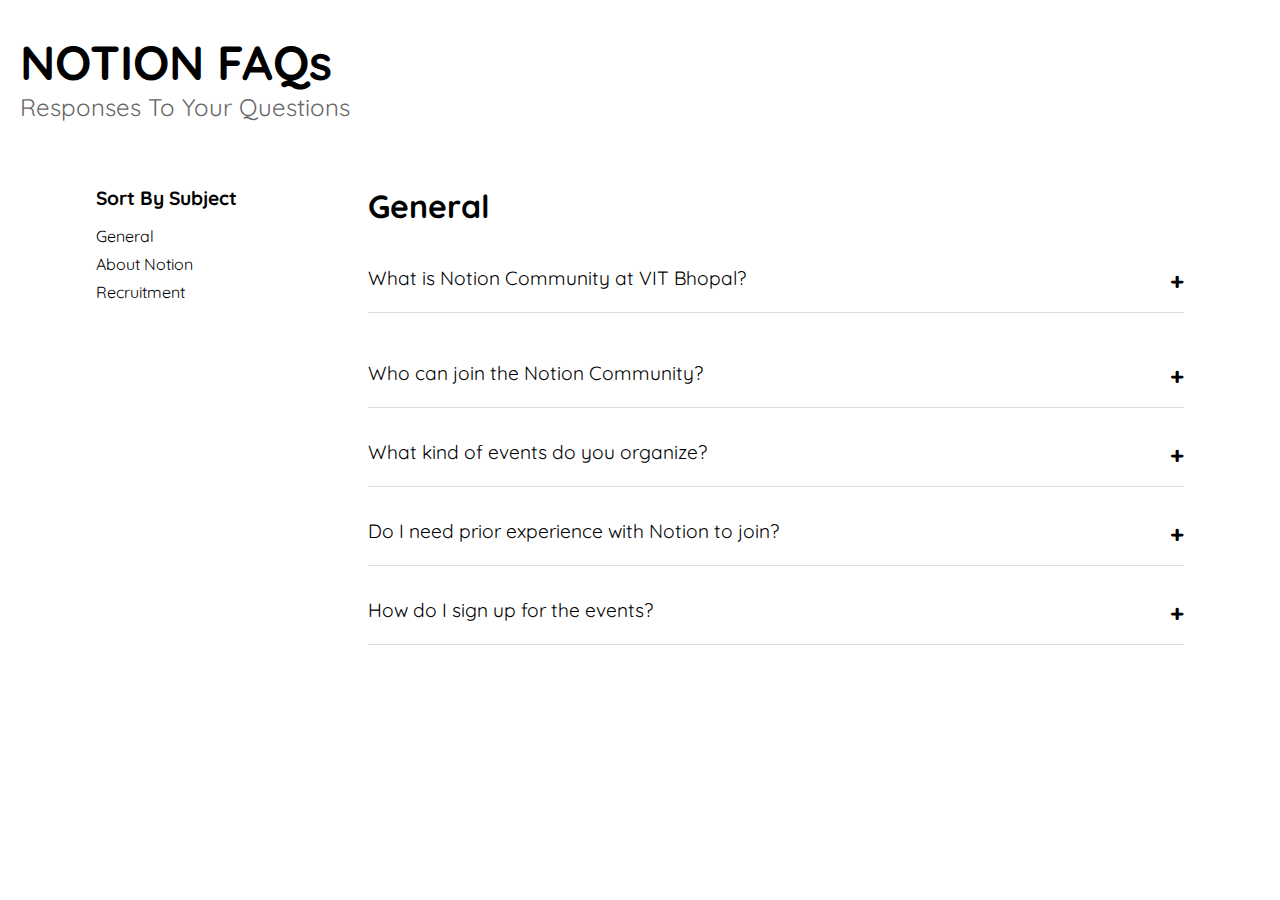
<file: index.html>
<!DOCTYPE html>
<html lang="en">
<head>
  <meta charset="UTF-8">
  <meta name="viewport" content="width=device-width, initial-scale=1.0">
  <title>Notion FAQs - Main</title>
  <link rel="stylesheet" href="styles.css">
</head>
<body>
  <header>
    <h1 class="main-title">NOTION FAQs</h1>
    <h2 class="sub-title">Responses To Your Questions</h2>
  </header>
  <section class="content">
    <aside class="sidebar">
      <h3>Sort By Subject</h3>
      <ul>
        <li><a href="index.html">General</a></li>
        <li><a href="about-notion.html">About Notion</a></li>
        <li><a href="recruitment.html">Recruitment</a></li>
      </ul>
    </aside>
    <main class="faq-section">
      <h2 id="general">General</h2>
      <div class="faq">
        <div class="faq-item">
          <div class="faq-question" onclick="toggleDropdown(this)">
            What is Notion Community at VIT Bhopal? <span class="plus">+</span>
          </div>
          <div class="faq-answer">
            The Notion Community at VIT Bhopal is a group dedicated to promoting productivity through Notion.
          </div>
        </div>
        </div>
        <div class="faq-item">
          <div class="faq-question" onclick="toggleDropdown(this)">
            Who can join the Notion Community? <span class="plus">+</span>
          </div>
          <div class="faq-answer">
            Anyone who is interested in learning new things.
          </div>
        </div>
        <div class="faq-item">
          <div class="faq-question" onclick="toggleDropdown(this)">
            What kind of events do you organize? <span class="plus">+</span>
          </div>
          <div class="faq-answer">
            We organize workshops, and various sessions on productivity
          </div>
        </div>
        <div class="faq-item">
          <div class="faq-question" onclick="toggleDropdown(this)">
            Do I need prior experience with Notion to join? <span class="plus">+</span>
          </div>
          <div class="faq-answer">
            No prior experience is needed.
          </div>
        </div>
        <div class="faq-item">
          <div class="faq-question" onclick="toggleDropdown(this)">
            How do I sign up for the events? <span class="plus">+</span>
          </div>
          <div class="faq-answer">
            You can sign up through our website.
          </div>
        </div>
      </div>
      </div>
    </main>
  </section>
  <script src="script.js"></script>
</body>
</html>
</file>
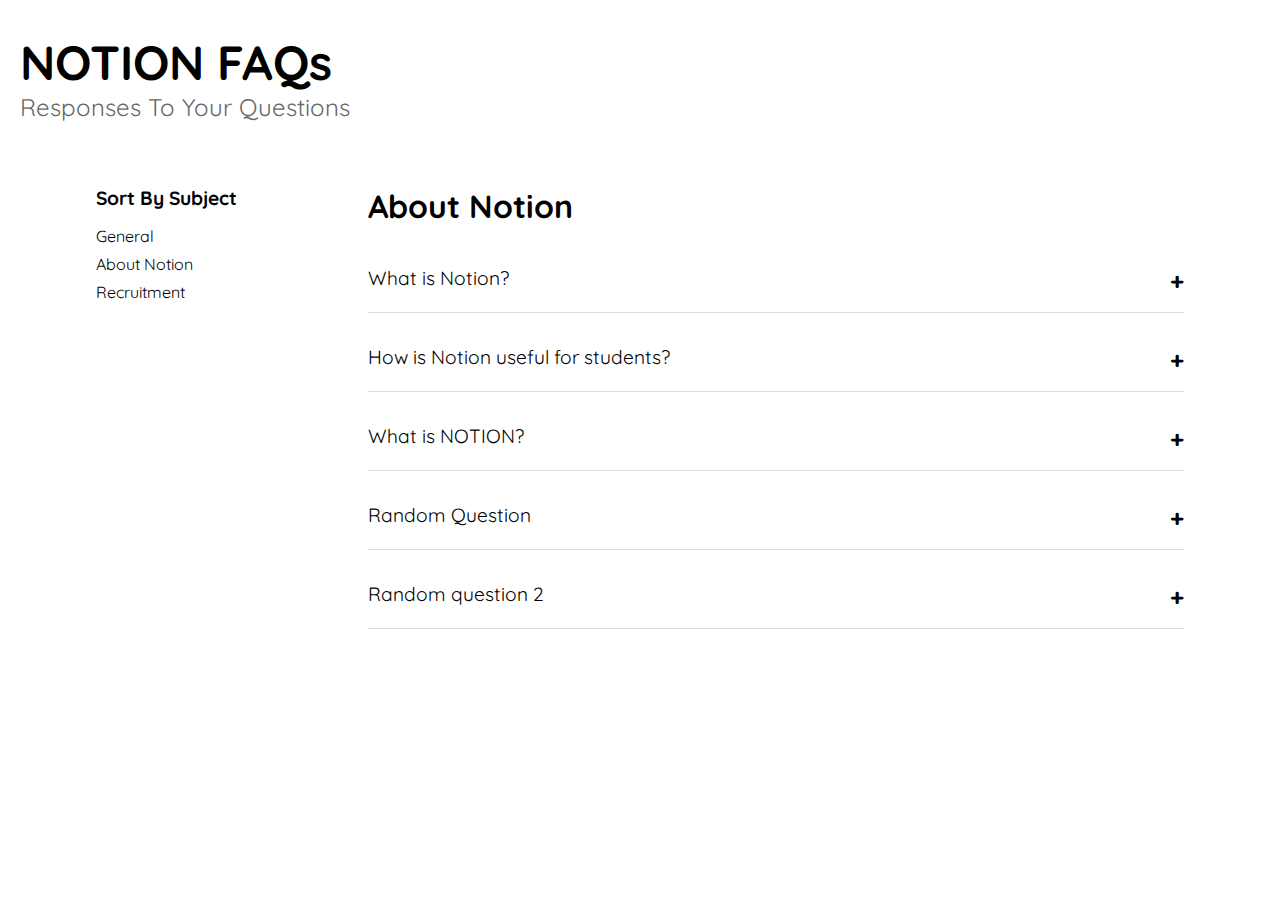
<file: about-notion.html>
<!DOCTYPE html>
<html lang="en">
<head>
  <meta charset="UTF-8">
  <meta name="viewport" content="width=device-width, initial-scale=1.0">
  <title>Notion FAQs - About Notion</title>
  <link rel="stylesheet" href="styles.css">
</head>
<body>
  <header>
    <h1 class="main-title">NOTION FAQs</h1>
    <h2 class="sub-title">Responses To Your Questions</h2>
  </header>
  <section class="content">
    <aside class="sidebar">
      <h3>Sort By Subject</h3>
      <ul>
        <li><a href="index.html">General</a></li>
        <li><a href="about-notion.html">About Notion</a></li>
        <li><a href="recruitment.html">Recruitment</a></li>
      </ul>
    </aside>
    <main class="faq-section">
      <h2 id="about-notion">About Notion</h2>
      <div class="faq">
        <div class="faq-item">
          <div class="faq-question" onclick="toggleDropdown(this)">
            What is Notion? <span class="plus">+</span>
          </div>
          <div class="faq-answer">
            Notion is a versatile tool for organizing and managing tasks, notes, and projects.
          </div>
        </div>
        <div class="faq-item">
          <div class="faq-question" onclick="toggleDropdown(this)">
            How is Notion useful for students? <span class="plus">+</span>
          </div>
          <div class="faq-answer">
            Notion helps students organize study schedules, track assignments, and collaborate on projects.
          </div>
        </div>
        <div class="faq-item">
            <div class="faq-question" onclick="toggleDropdown(this)">
              What is NOTION? <span class="plus">+</span>
            </div>
            <div class="faq-answer">
                Notion is a versatile tool which helps students to organize their tasks and make their lives better.
            </div>
        </div>
        <div class="faq-item">
            <div class="faq-question" onclick="toggleDropdown(this)">
           Random Question <span class="plus">+</span>
            </div>
            <div class="faq-answer">
                Random Answer
            </div>
        </div>
        <div class="faq-item">
            <div class="faq-question" onclick="toggleDropdown(this)">
                Random question 2 <span class="plus">+</span>
            </div>
            <div class="faq-answer">
                Random answer 2
            </div>
        </div>
      </div>
    </main>
  </section>
  <script src="script.js"></script>
</body>
</html>
</file>
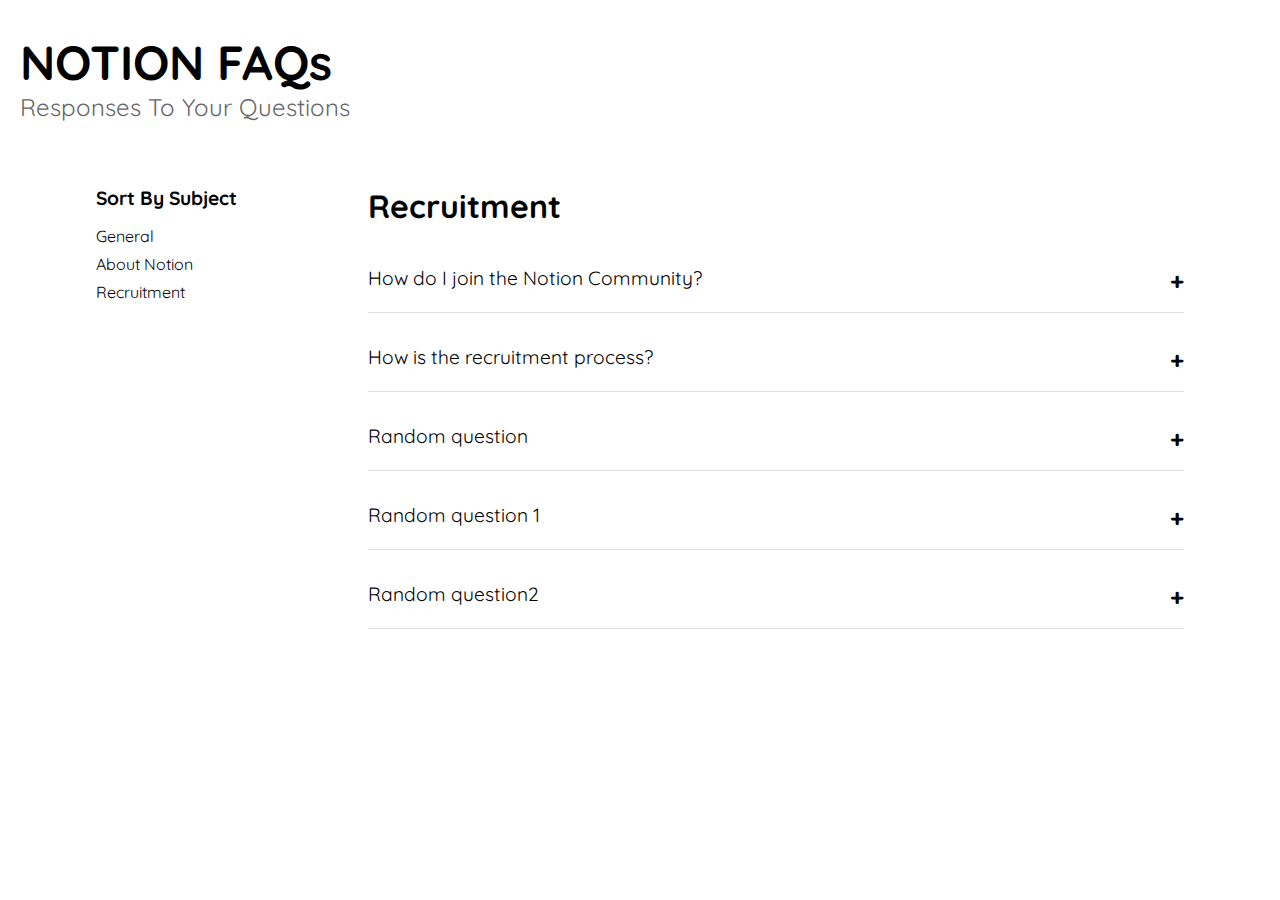
<file: recruitment.html>
<!DOCTYPE html>
<html lang="en">
<head>
  <meta charset="UTF-8">
  <meta name="viewport" content="width=device-width, initial-scale=1.0">
  <title>Notion FAQs - Recruitment</title>
  <link rel="stylesheet" href="styles.css">
</head>
<body>
  <header>
    <h1 class="main-title">NOTION FAQs</h1>
    <h2 class="sub-title">Responses To Your Questions</h2>
  </header>
  <section class="content">
    <aside class="sidebar">
      <h3>Sort By Subject</h3>
      <ul>
        <li><a href="index.html">General</a></li>
        <li><a href="about-notion.html">About Notion</a></li>
        <li><a href="recruitment.html">Recruitment</a></li>
      </ul>
    </aside>
    <main class="faq-section">
      <h2 id="recruitment">Recruitment</h2>
      <div class="faq">
        <div class="faq-item">
          <div class="faq-question" onclick="toggleDropdown(this)">
            How do I join the Notion Community? <span class="plus">+</span>
          </div>
          <div class="faq-answer">
            You can join by filling out the recruitment form on our official website.
          </div>
        </div>
        <div class="faq-item">
            <div class="faq-question"onclick="toggleDropdown(this)">
                How is the recruitment process? <span class="plus">+</span>
            </div>
            <div class="faq-answer">
             Recruitment process involves tasks and interviews.
            </div>
        </div>
        <div class="faq-item">
            <div class="faq-question" onclick="toggleDropdown(this)">
                Random question <span class="plus">+</span>
            </div>
            <div class="faq-answer">
                Random answer
            </div>
        </div>
        <div class="faq-item">
            <div class="faq-question" onclick="toggleDropdown(this)">
                Random question 1 <span class="plus">+</span>
            </div>
            <div class="faq-answer">
                Random answer1
            </div>
        </div>
        <div class="faq-item">
            <div class="faq-question" onclick="toggleDropdown(this)">
                Random question2 <span class="plus">+</span>
            </div>
            <div class="faq-answer">
                Random answer 2
            </div>
        </div>
      </div>
    </main>
  </section>
  <script src="script.js"></script>
</body>
</html>
</file>
<file: styles.css>
@import url("https://fonts.googleapis.com/css2?family=Quicksand:wght@400;600&display=swap");

* {
  margin: 0;
  padding: 0;
  box-sizing: border-box;
}

body {
  font-family: "Quicksand", sans-serif;
  background-color: #fff;
  color: #000;
}

header {
  text-align: left;
  margin: 2rem 0;
  margin-left: 20px;
}

.main-title {
  font-size: 3rem;
  font-weight:bold;
  
}

.sub-title {
  font-size: 1.5rem;
  font-weight: 400;
  color: #666;
}

.content {
  display: flex;
  justify-content: space-between;
  padding: 2rem;
  width: 90%;
  margin: 0 auto;
}

.sidebar {
  width: 20%;
}

.sidebar h3 {
  font-size: 1.2rem;
  margin-bottom: 1rem;
}

.sidebar ul {
  list-style-type: none;
}

.sidebar ul li {
  margin-bottom: 0.5rem;
}

.sidebar ul li a {
  text-decoration: none;
  color: #000;
}

.sidebar ul li a:hover {
  text-decoration: underline;
}

.faq-section {
  width: 75%;
}

.faq-section h2 {
  font-size: 2rem;
  margin-bottom: 1.5rem;
}

.faq {
  margin-bottom: 2rem;
}

.faq-item {
  margin-bottom: 1rem;
  border-bottom: 1px solid #ddd;
  padding: 1rem 0;
}

.faq-question {
  display: flex;
  justify-content: space-between;
  font-size: 1.2rem;
  cursor: pointer;
  color: black;
}

.plus {
  font-weight: bold;
  font-size: 1.5rem;
}

.faq-answer {
  margin-top: 0.5rem;
  font-size: 1rem;
  color: grey;
  display: none;
}
</file>
